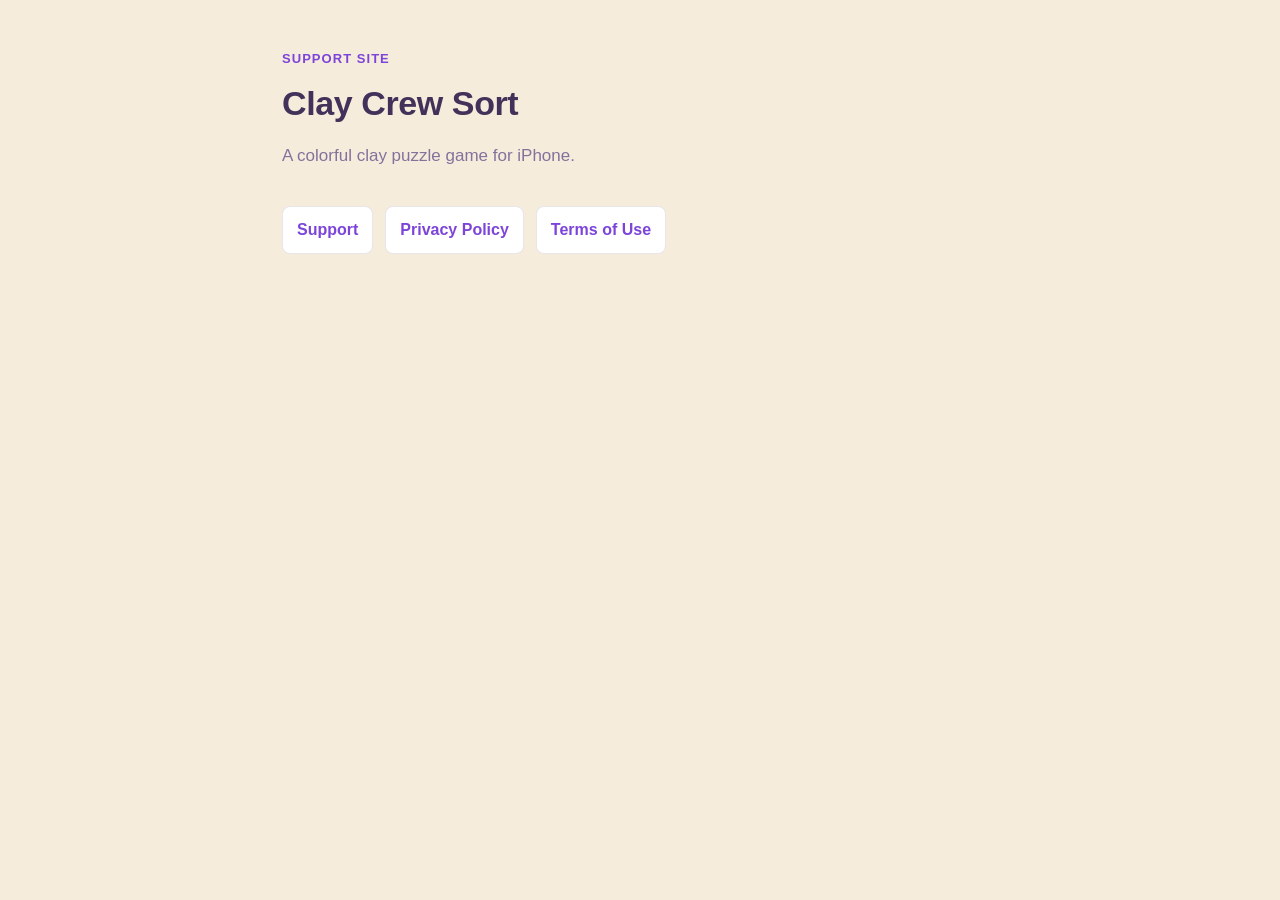
<file: index.html>
<!doctype html>
<html lang="en">
<head>
  <meta charset="utf-8">
  <meta name="viewport" content="width=device-width, initial-scale=1">
  <title>Clay Crew Sort</title>
  <link rel="stylesheet" href="styles.css">
</head>
<body>
  <main class="wrap">
    <header>
      <p class="eyebrow">Support Site</p>
      <h1>Clay Crew Sort</h1>
      <p class="lead">A colorful clay puzzle game for iPhone.</p>
    </header>

    <nav class="links" aria-label="Site links">
      <a href="support.html">Support</a>
      <a href="privacy.html">Privacy Policy</a>
      <a href="terms.html">Terms of Use</a>
    </nav>
  </main>
</body>
</html>
</file>
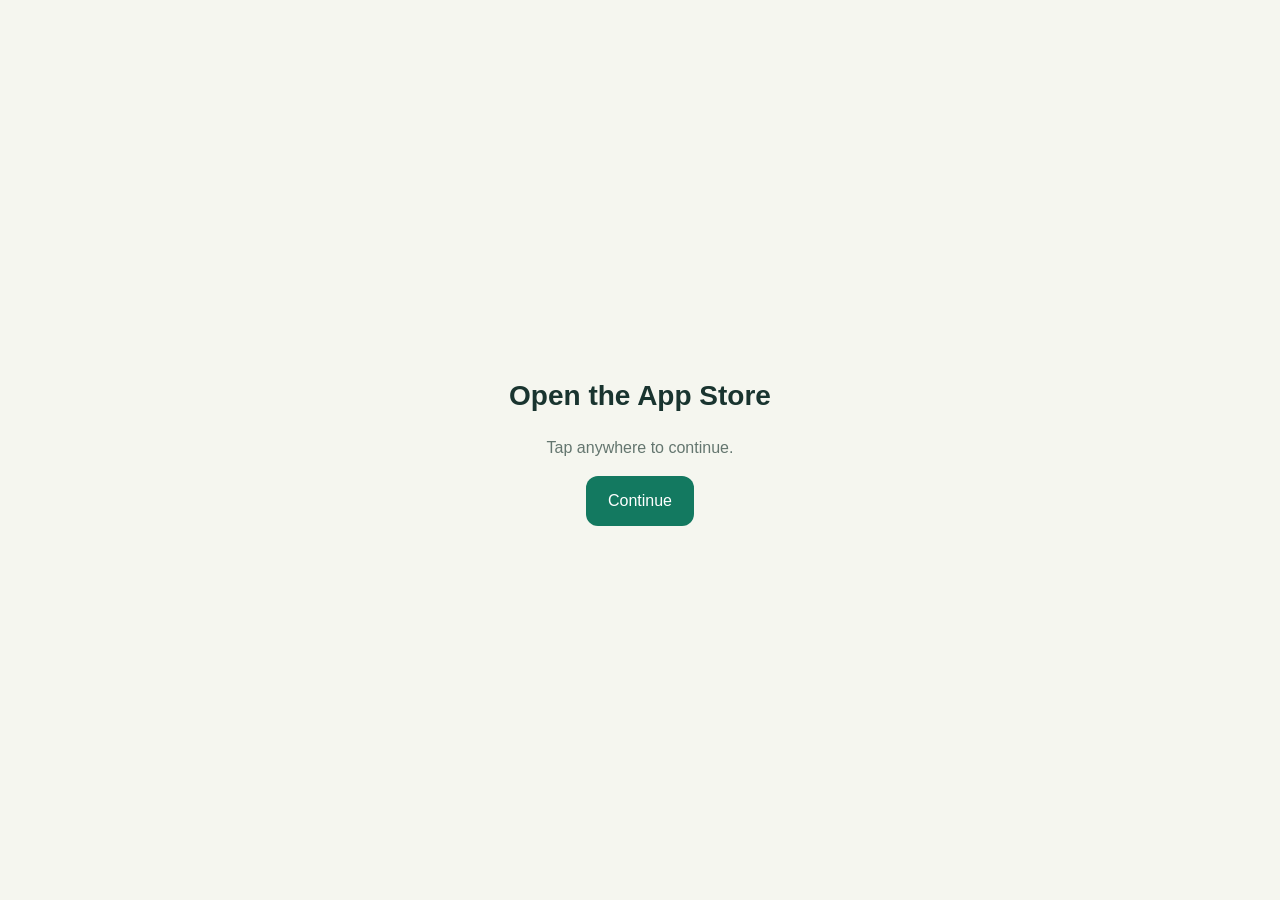
<file: busjam-app/index.html>
<!doctype html>
<html lang="en">
<head>
  <meta charset="utf-8">
  <meta name="viewport" content="width=device-width, initial-scale=1">
  <meta name="robots" content="noindex">
  <title>Open the App Store</title>
  <style>
    * { box-sizing: border-box; }
    body { margin: 0; background: #f5f6ef; color: #19342f; font: 16px/1.6 -apple-system, BlinkMacSystemFont, "Segoe UI", sans-serif; }
    .page { display: grid; place-items: center; min-height: 100vh; min-height: 100dvh; padding: 24px; color: inherit; text-decoration: none; cursor: pointer; }
    .page:focus-visible { outline: 3px solid #137960; outline-offset: -6px; }
    main { max-width: 440px; text-align: center; }
    h1 { font-size: 28px; margin: 0 0 12px; }
    p { color: #64766f; }
    .button { display: inline-block; padding: 12px 22px; border-radius: 12px; background: #137960; color: white; }
  </style>
</head>
<body>
  <a class="page" href="https://apps.apple.com/app/id6814166750" aria-label="Open in the App Store">
    <main>
      <h1>Open the App Store</h1>
      <p>Tap anywhere to continue.</p>
      <span class="button">Continue</span>
    </main>
  </a>
</body>
</html>
</file>
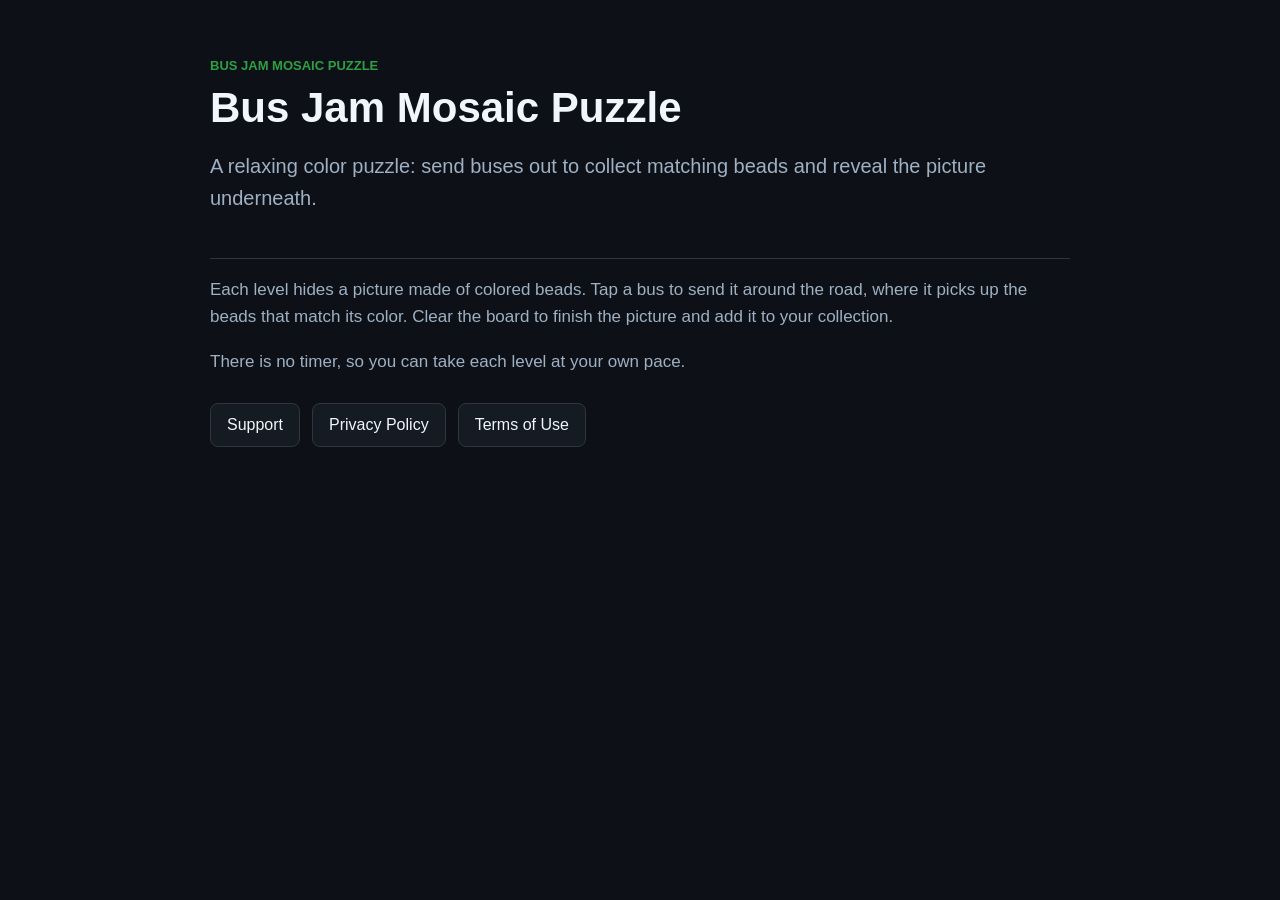
<file: busjam/index.html>
<!doctype html>
<html lang="en">
<head>
  <meta charset="utf-8">
  <meta name="viewport" content="width=device-width, initial-scale=1">
  <title>Bus Jam Mosaic Puzzle</title>
  <link rel="stylesheet" href="styles.css">
</head>
<body>
  <main class="wrap">
    <header>
      <p class="eyebrow">Bus Jam Mosaic Puzzle</p>
      <h1>Bus Jam Mosaic Puzzle</h1>
      <p class="lead">A relaxing color puzzle: send buses out to collect matching beads and reveal the picture underneath.</p>
    </header>

    <section>
      <p>Each level hides a picture made of colored beads. Tap a bus to send it around the road, where it picks up the beads that match its color. Clear the board to finish the picture and add it to your collection.</p>
      <p>There is no timer, so you can take each level at your own pace.</p>
    </section>

    <nav class="links" aria-label="Site links">
      <a href="support.html">Support</a>
      <a href="privacy.html">Privacy Policy</a>
      <a href="terms.html">Terms of Use</a>
    </nav>
  </main>
</body>
</html>
</file>
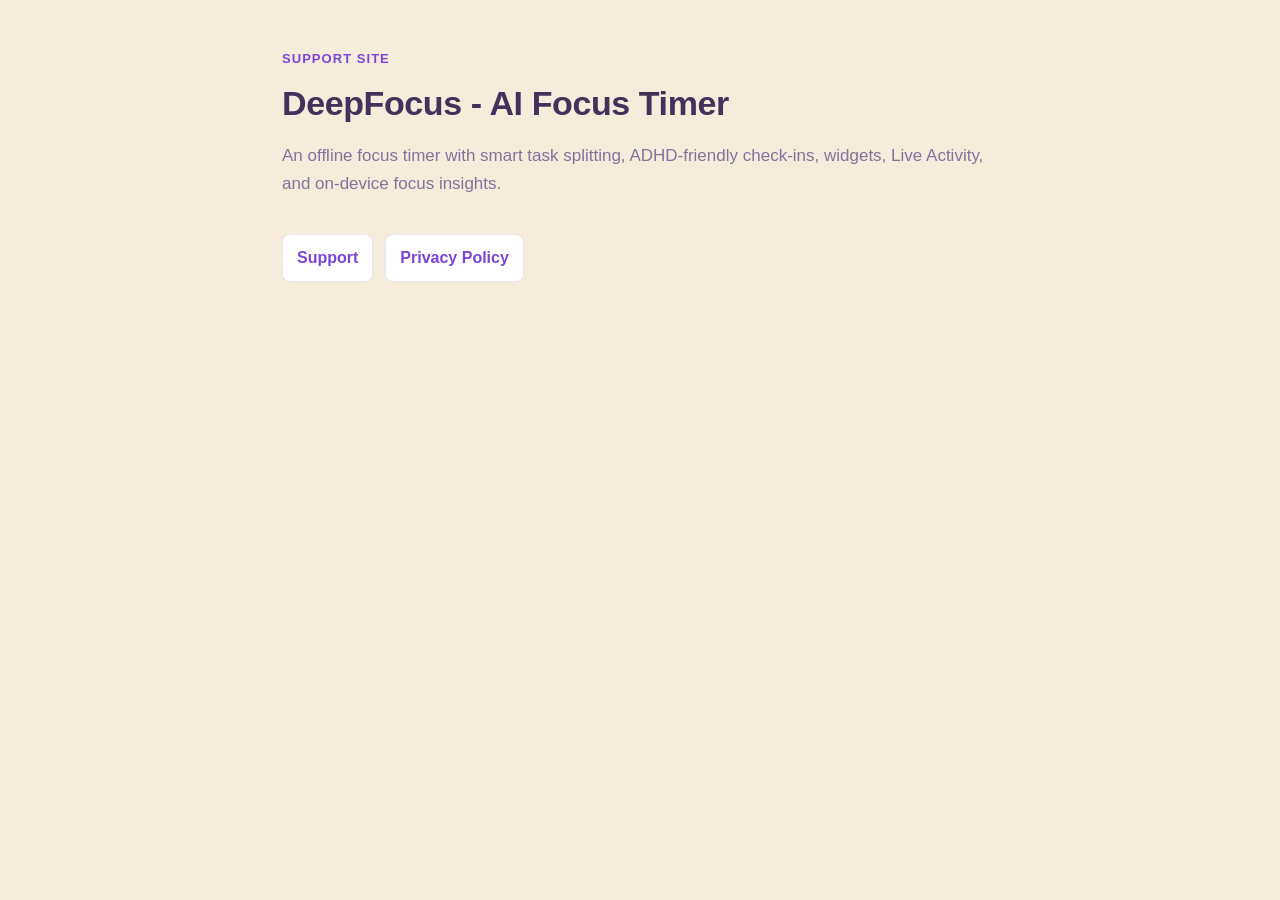
<file: deepfocus/index.html>
<!doctype html>
<html lang="en">
<head>
  <meta charset="utf-8">
  <meta name="viewport" content="width=device-width, initial-scale=1">
  <title>DeepFocus - AI Focus Timer</title>
  <link rel="stylesheet" href="../styles.css">
</head>
<body>
  <main class="wrap">
    <header>
      <p class="eyebrow">Support Site</p>
      <h1>DeepFocus - AI Focus Timer</h1>
      <p class="lead">An offline focus timer with smart task splitting, ADHD-friendly check-ins, widgets, Live Activity, and on-device focus insights.</p>
    </header>

    <nav class="links" aria-label="Site links">
      <a href="support.html">Support</a>
      <a href="privacy.html">Privacy Policy</a>
    </nav>
  </main>
</body>
</html>
</file>
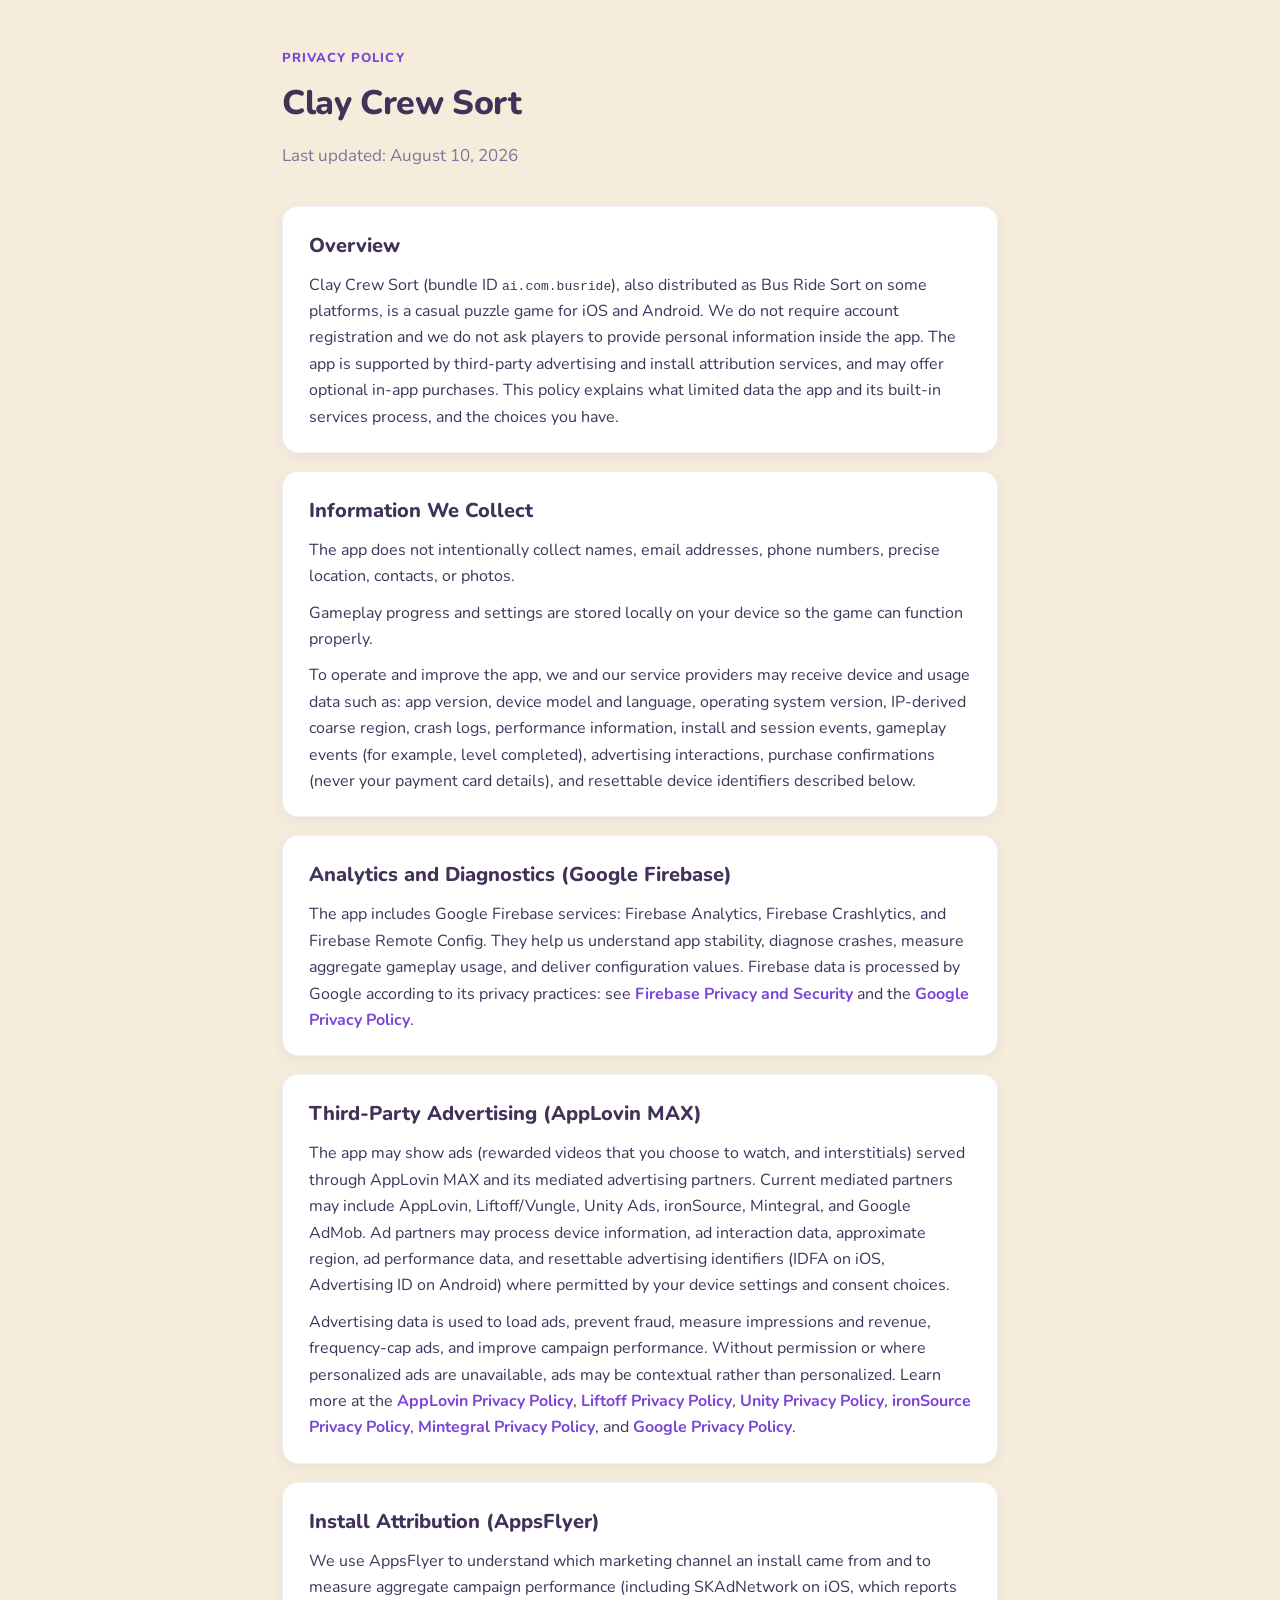
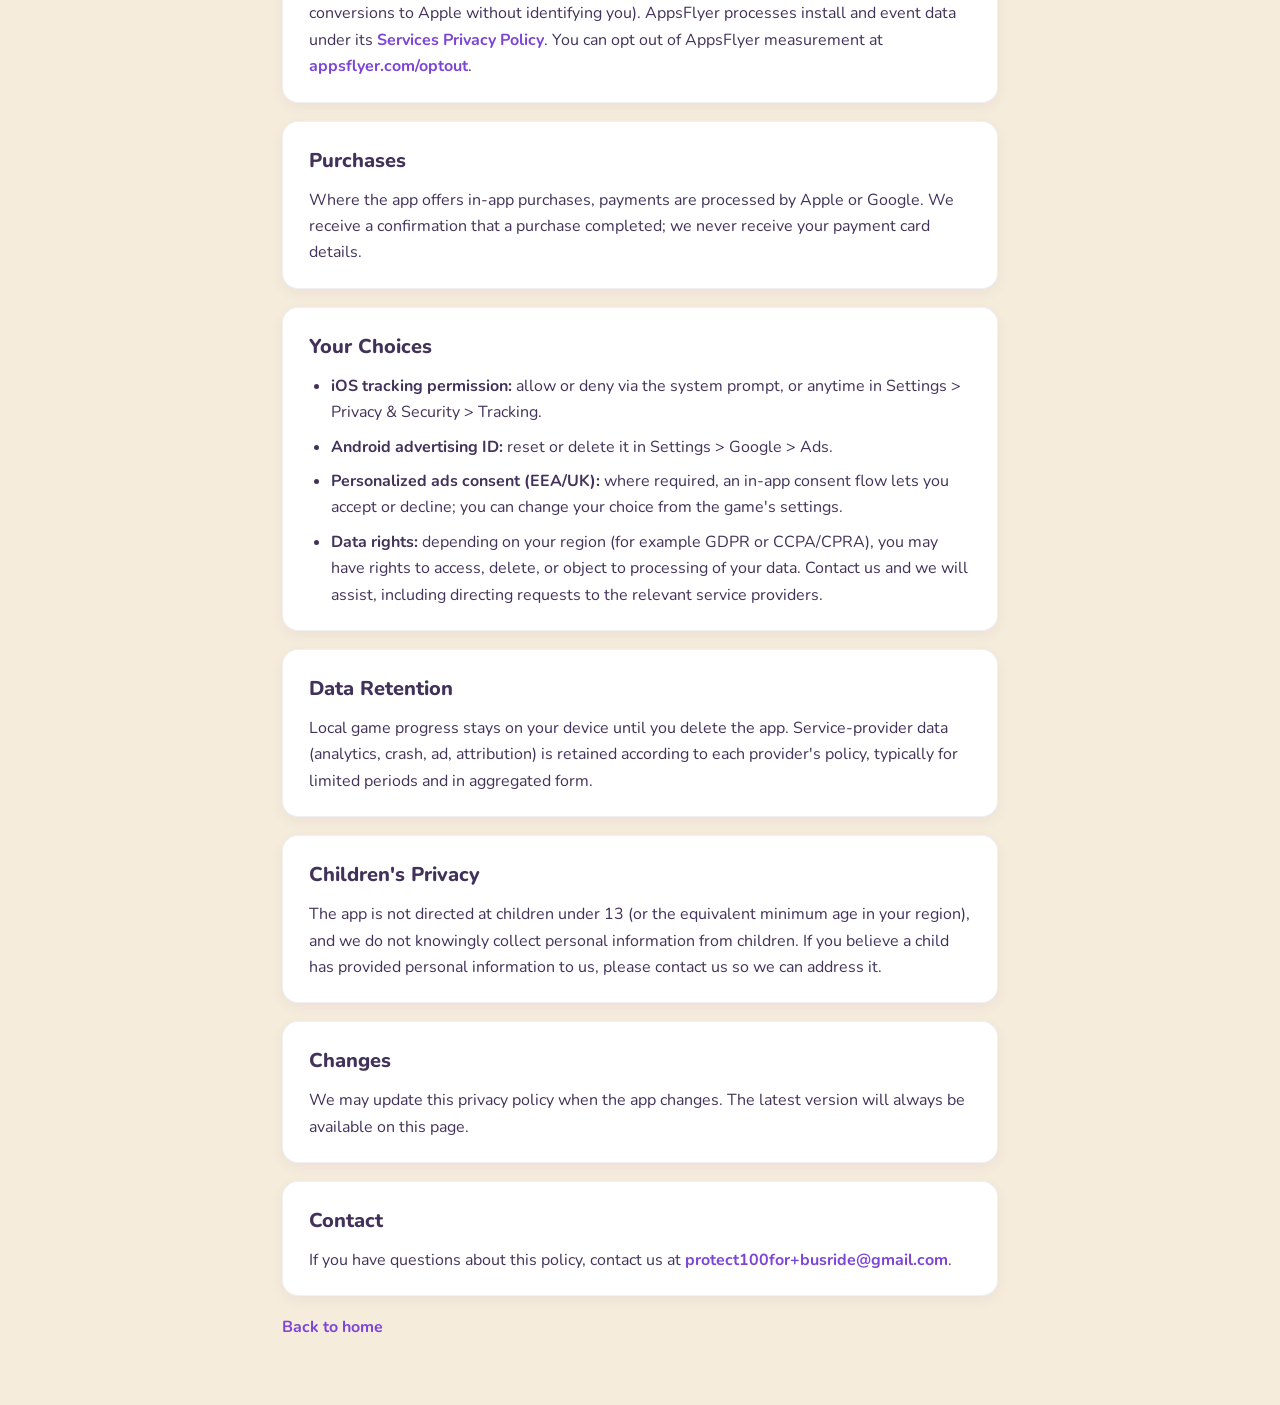
<file: privacy.html>
<!doctype html>
<html lang="en">
<head>
  <meta charset="utf-8">
  <meta name="viewport" content="width=device-width, initial-scale=1">
  <title>Privacy Policy - Clay Crew Sort</title>
  <link rel="preconnect" href="https://fonts.googleapis.com">
  <link rel="preconnect" href="https://fonts.gstatic.com" crossorigin>
  <link href="https://fonts.googleapis.com/css2?family=Nunito:wght@400;700;800&amp;display=swap" rel="stylesheet">
  <link rel="stylesheet" href="styles.css">
</head>
<body>
  <main class="wrap">
    <header>
      <p class="eyebrow">Privacy Policy</p>
      <h1>Clay Crew Sort</h1>
      <p class="lead">Last updated: August 10, 2026</p>
    </header>

    <section>
      <h2>Overview</h2>
      <p>Clay Crew Sort (bundle ID <code>ai.com.busride</code>), also distributed as Bus Ride Sort on some platforms, is a casual puzzle game for iOS and Android. We do not require account registration and we do not ask players to provide personal information inside the app. The app is supported by third-party advertising and install attribution services, and may offer optional in-app purchases. This policy explains what limited data the app and its built-in services process, and the choices you have.</p>
    </section>

    <section>
      <h2>Information We Collect</h2>
      <p>The app does not intentionally collect names, email addresses, phone numbers, precise location, contacts, or photos.</p>
      <p>Gameplay progress and settings are stored locally on your device so the game can function properly.</p>
      <p>To operate and improve the app, we and our service providers may receive device and usage data such as: app version, device model and language, operating system version, IP-derived coarse region, crash logs, performance information, install and session events, gameplay events (for example, level completed), advertising interactions, purchase confirmations (never your payment card details), and resettable device identifiers described below.</p>
    </section>

    <section>
      <h2>Analytics and Diagnostics (Google Firebase)</h2>
      <p>The app includes Google Firebase services: Firebase Analytics, Firebase Crashlytics, and Firebase Remote Config. They help us understand app stability, diagnose crashes, measure aggregate gameplay usage, and deliver configuration values. Firebase data is processed by Google according to its privacy practices: see <a href="https://firebase.google.com/support/privacy">Firebase Privacy and Security</a> and the <a href="https://policies.google.com/privacy">Google Privacy Policy</a>.</p>
    </section>

    <section>
      <h2>Third-Party Advertising (AppLovin MAX)</h2>
      <p>The app may show ads (rewarded videos that you choose to watch, and interstitials) served through AppLovin MAX and its mediated advertising partners. Current mediated partners may include AppLovin, Liftoff/Vungle, Unity Ads, ironSource, Mintegral, and Google AdMob. Ad partners may process device information, ad interaction data, approximate region, ad performance data, and resettable advertising identifiers (IDFA on iOS, Advertising ID on Android) where permitted by your device settings and consent choices.</p>
      <p>Advertising data is used to load ads, prevent fraud, measure impressions and revenue, frequency-cap ads, and improve campaign performance. Without permission or where personalized ads are unavailable, ads may be contextual rather than personalized. Learn more at the <a href="https://www.applovin.com/privacy/">AppLovin Privacy Policy</a>, <a href="https://www.liftoff.io/privacy-policy/">Liftoff Privacy Policy</a>, <a href="https://unity.com/legal/privacy-policy">Unity Privacy Policy</a>, <a href="https://www.is.com/privacy-policy/">ironSource Privacy Policy</a>, <a href="https://www.mintegral.com/en/privacy/">Mintegral Privacy Policy</a>, and <a href="https://policies.google.com/privacy">Google Privacy Policy</a>.</p>
    </section>

    <section>
      <h2>Install Attribution (AppsFlyer)</h2>
      <p>We use AppsFlyer to understand which marketing channel an install came from and to measure aggregate campaign performance (including SKAdNetwork on iOS, which reports conversions to Apple without identifying you). AppsFlyer processes install and event data under its <a href="https://www.appsflyer.com/legal/services-privacy-policy/">Services Privacy Policy</a>. You can opt out of AppsFlyer measurement at <a href="https://www.appsflyer.com/optout">appsflyer.com/optout</a>.</p>
    </section>

    <section>
      <h2>Purchases</h2>
      <p>Where the app offers in-app purchases, payments are processed by Apple or Google. We receive a confirmation that a purchase completed; we never receive your payment card details.</p>
    </section>

    <section>
      <h2>Your Choices</h2>
      <ul>
        <li><strong>iOS tracking permission:</strong> allow or deny via the system prompt, or anytime in Settings &gt; Privacy &amp; Security &gt; Tracking.</li>
        <li><strong>Android advertising ID:</strong> reset or delete it in Settings &gt; Google &gt; Ads.</li>
        <li><strong>Personalized ads consent (EEA/UK):</strong> where required, an in-app consent flow lets you accept or decline; you can change your choice from the game's settings.</li>
        <li><strong>Data rights:</strong> depending on your region (for example GDPR or CCPA/CPRA), you may have rights to access, delete, or object to processing of your data. Contact us and we will assist, including directing requests to the relevant service providers.</li>
      </ul>
    </section>

    <section>
      <h2>Data Retention</h2>
      <p>Local game progress stays on your device until you delete the app. Service-provider data (analytics, crash, ad, attribution) is retained according to each provider's policy, typically for limited periods and in aggregated form.</p>
    </section>

    <section>
      <h2>Children's Privacy</h2>
      <p>The app is not directed at children under 13 (or the equivalent minimum age in your region), and we do not knowingly collect personal information from children. If you believe a child has provided personal information to us, please contact us so we can address it.</p>
    </section>

    <section>
      <h2>Changes</h2>
      <p>We may update this privacy policy when the app changes. The latest version will always be available on this page.</p>
    </section>

    <section>
      <h2>Contact</h2>
      <p>If you have questions about this policy, contact us at <a href="mailto:protect100for+busride@gmail.com">protect100for+busride@gmail.com</a>.</p>
    </section>

    <p><a href="index.html">Back to home</a></p>
  </main>
</body>
</html>
</file>
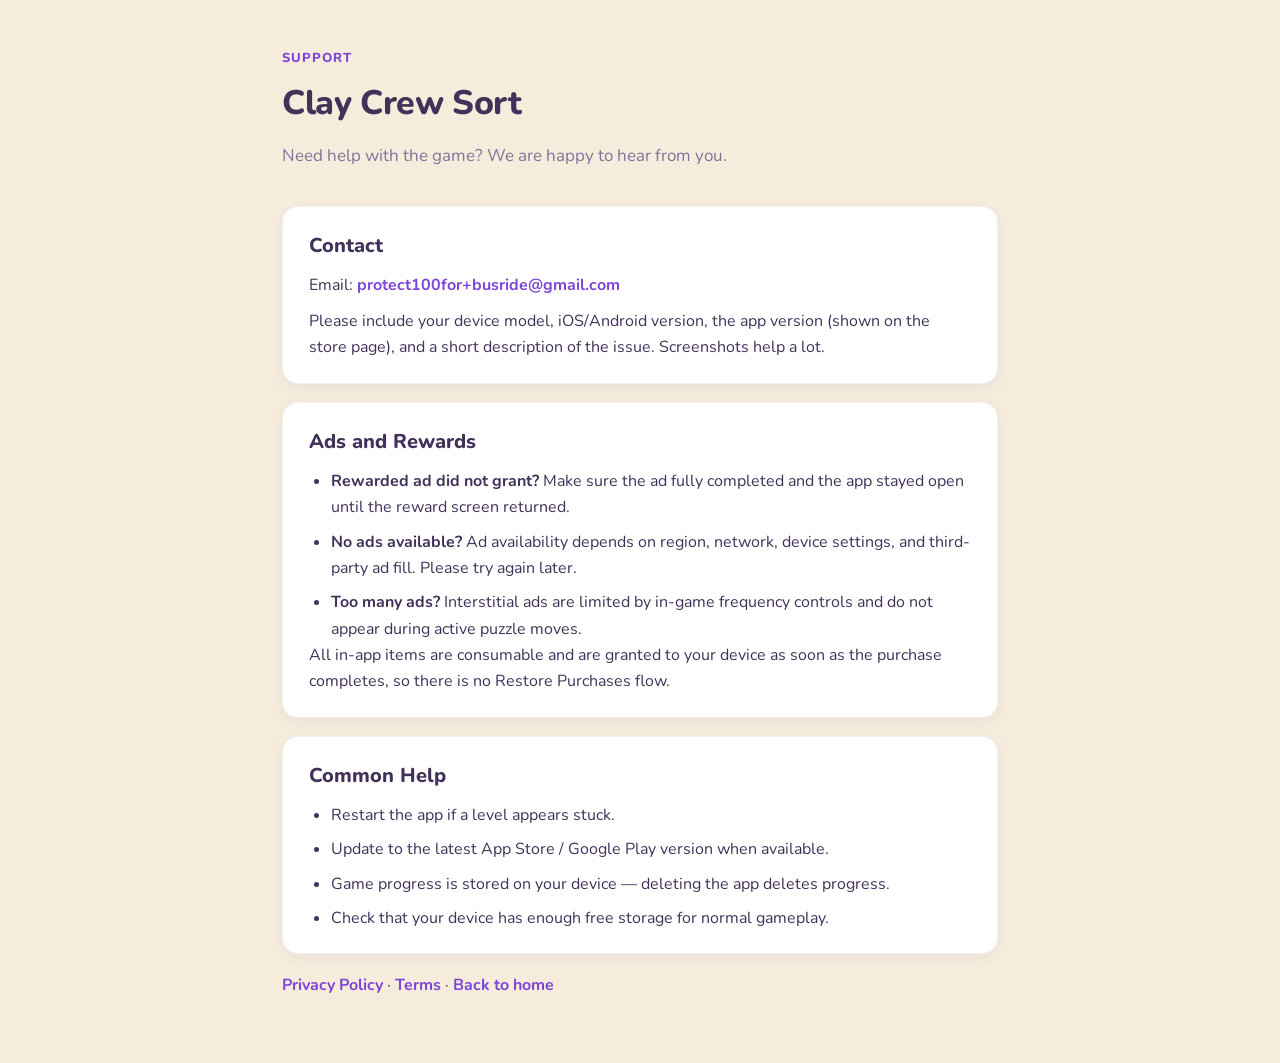
<file: support.html>
<!doctype html>
<html lang="en">
<head>
  <meta charset="utf-8">
  <meta name="viewport" content="width=device-width, initial-scale=1">
  <title>Support - Clay Crew Sort</title>
  <link rel="preconnect" href="https://fonts.googleapis.com">
  <link rel="preconnect" href="https://fonts.gstatic.com" crossorigin>
  <link href="https://fonts.googleapis.com/css2?family=Nunito:wght@400;700;800&amp;display=swap" rel="stylesheet">
  <link rel="stylesheet" href="styles.css">
</head>
<body>
  <main class="wrap">
    <header>
      <p class="eyebrow">Support</p>
      <h1>Clay Crew Sort</h1>
      <p class="lead">Need help with the game? We are happy to hear from you.</p>
    </header>

    <section>
      <h2>Contact</h2>
      <p>Email: <a href="mailto:protect100for+busride@gmail.com">protect100for+busride@gmail.com</a></p>
      <p>Please include your device model, iOS/Android version, the app version (shown on the store page), and a short description of the issue. Screenshots help a lot.</p>
    </section>

    <section>
      <h2>Ads and Rewards</h2>
      <ul>
        <li><strong>Rewarded ad did not grant?</strong> Make sure the ad fully completed and the app stayed open until the reward screen returned.</li>
        <li><strong>No ads available?</strong> Ad availability depends on region, network, device settings, and third-party ad fill. Please try again later.</li>
        <li><strong>Too many ads?</strong> Interstitial ads are limited by in-game frequency controls and do not appear during active puzzle moves.</li>
      </ul>
      <p>All in-app items are consumable and are granted to your device as soon as the purchase completes, so there is no Restore Purchases flow.</p>
    </section>

    <section>
      <h2>Common Help</h2>
      <ul>
        <li>Restart the app if a level appears stuck.</li>
        <li>Update to the latest App Store / Google Play version when available.</li>
        <li>Game progress is stored on your device — deleting the app deletes progress.</li>
        <li>Check that your device has enough free storage for normal gameplay.</li>
      </ul>
    </section>

    <p><a href="privacy.html">Privacy Policy</a> · <a href="terms.html">Terms</a> · <a href="index.html">Back to home</a></p>
  </main>
</body>
</html>
</file>
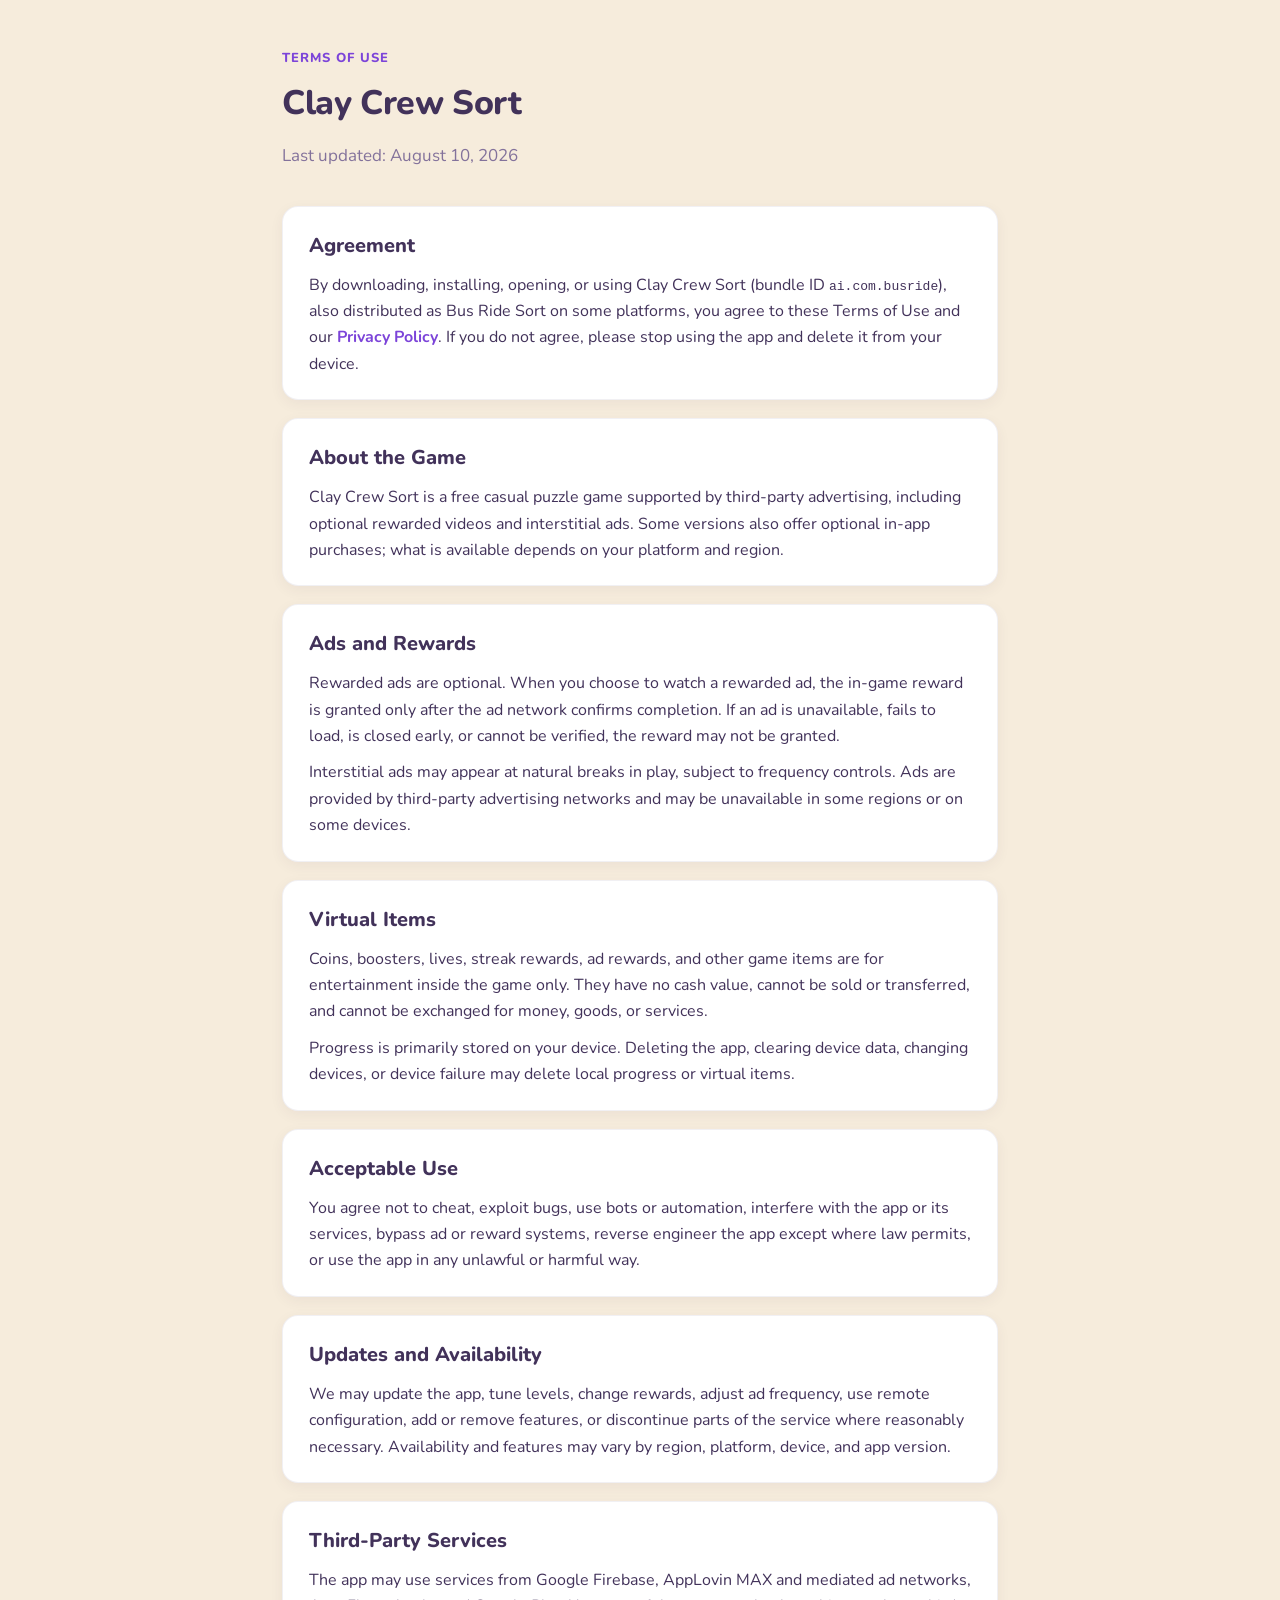
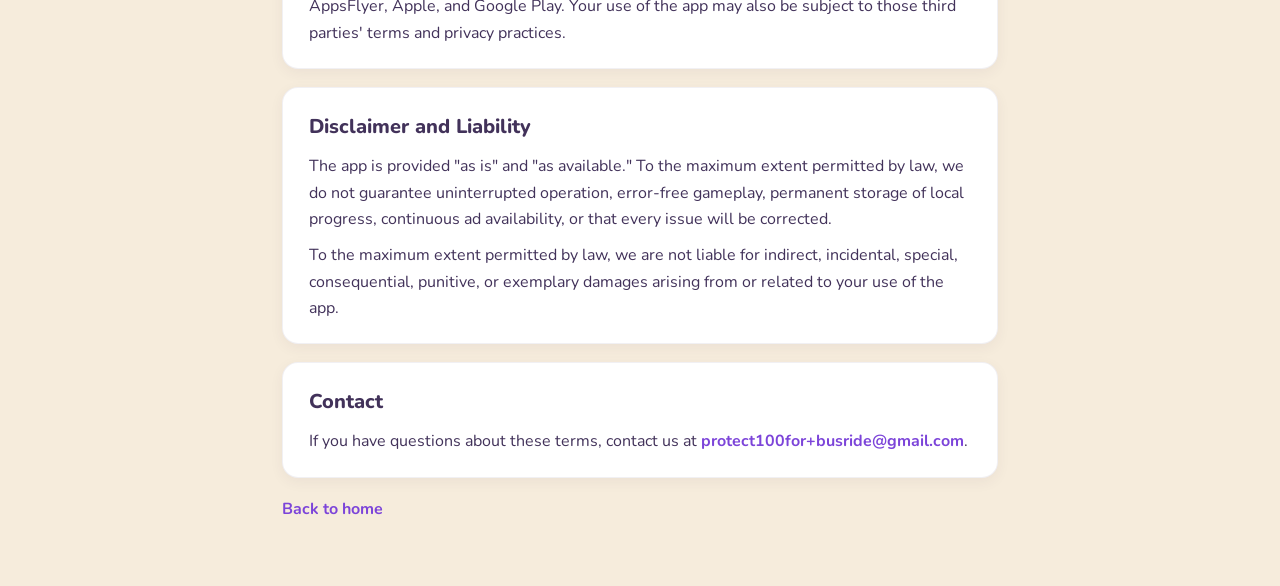
<file: terms.html>
<!doctype html>
<html lang="en">
<head>
  <meta charset="utf-8">
  <meta name="viewport" content="width=device-width, initial-scale=1">
  <title>Terms of Use - Clay Crew Sort</title>
  <link rel="preconnect" href="https://fonts.googleapis.com">
  <link rel="preconnect" href="https://fonts.gstatic.com" crossorigin>
  <link href="https://fonts.googleapis.com/css2?family=Nunito:wght@400;700;800&amp;display=swap" rel="stylesheet">
  <link rel="stylesheet" href="styles.css">
</head>
<body>
  <main class="wrap">
    <header>
      <p class="eyebrow">Terms of Use</p>
      <h1>Clay Crew Sort</h1>
      <p class="lead">Last updated: August 10, 2026</p>
    </header>

    <section>
      <h2>Agreement</h2>
      <p>By downloading, installing, opening, or using Clay Crew Sort (bundle ID <code>ai.com.busride</code>), also distributed as Bus Ride Sort on some platforms, you agree to these Terms of Use and our <a href="privacy.html">Privacy Policy</a>. If you do not agree, please stop using the app and delete it from your device.</p>
    </section>

    <section>
      <h2>About the Game</h2>
      <p>Clay Crew Sort is a free casual puzzle game supported by third-party advertising, including optional rewarded videos and interstitial ads. Some versions also offer optional in-app purchases; what is available depends on your platform and region.</p>
    </section>

    <section>
      <h2>Ads and Rewards</h2>
      <p>Rewarded ads are optional. When you choose to watch a rewarded ad, the in-game reward is granted only after the ad network confirms completion. If an ad is unavailable, fails to load, is closed early, or cannot be verified, the reward may not be granted.</p>
      <p>Interstitial ads may appear at natural breaks in play, subject to frequency controls. Ads are provided by third-party advertising networks and may be unavailable in some regions or on some devices.</p>
    </section>

    <section>
      <h2>Virtual Items</h2>
      <p>Coins, boosters, lives, streak rewards, ad rewards, and other game items are for entertainment inside the game only. They have no cash value, cannot be sold or transferred, and cannot be exchanged for money, goods, or services.</p>
      <p>Progress is primarily stored on your device. Deleting the app, clearing device data, changing devices, or device failure may delete local progress or virtual items.</p>
    </section>

    <section>
      <h2>Acceptable Use</h2>
      <p>You agree not to cheat, exploit bugs, use bots or automation, interfere with the app or its services, bypass ad or reward systems, reverse engineer the app except where law permits, or use the app in any unlawful or harmful way.</p>
    </section>

    <section>
      <h2>Updates and Availability</h2>
      <p>We may update the app, tune levels, change rewards, adjust ad frequency, use remote configuration, add or remove features, or discontinue parts of the service where reasonably necessary. Availability and features may vary by region, platform, device, and app version.</p>
    </section>

    <section>
      <h2>Third-Party Services</h2>
      <p>The app may use services from Google Firebase, AppLovin MAX and mediated ad networks, AppsFlyer, Apple, and Google Play. Your use of the app may also be subject to those third parties' terms and privacy practices.</p>
    </section>

    <section>
      <h2>Disclaimer and Liability</h2>
      <p>The app is provided "as is" and "as available." To the maximum extent permitted by law, we do not guarantee uninterrupted operation, error-free gameplay, permanent storage of local progress, continuous ad availability, or that every issue will be corrected.</p>
      <p>To the maximum extent permitted by law, we are not liable for indirect, incidental, special, consequential, punitive, or exemplary damages arising from or related to your use of the app.</p>
    </section>

    <section>
      <h2>Contact</h2>
      <p>If you have questions about these terms, contact us at <a href="mailto:protect100for+busride@gmail.com">protect100for+busride@gmail.com</a>.</p>
    </section>

    <p><a href="index.html">Back to home</a></p>
  </main>
</body>
</html>
</file>
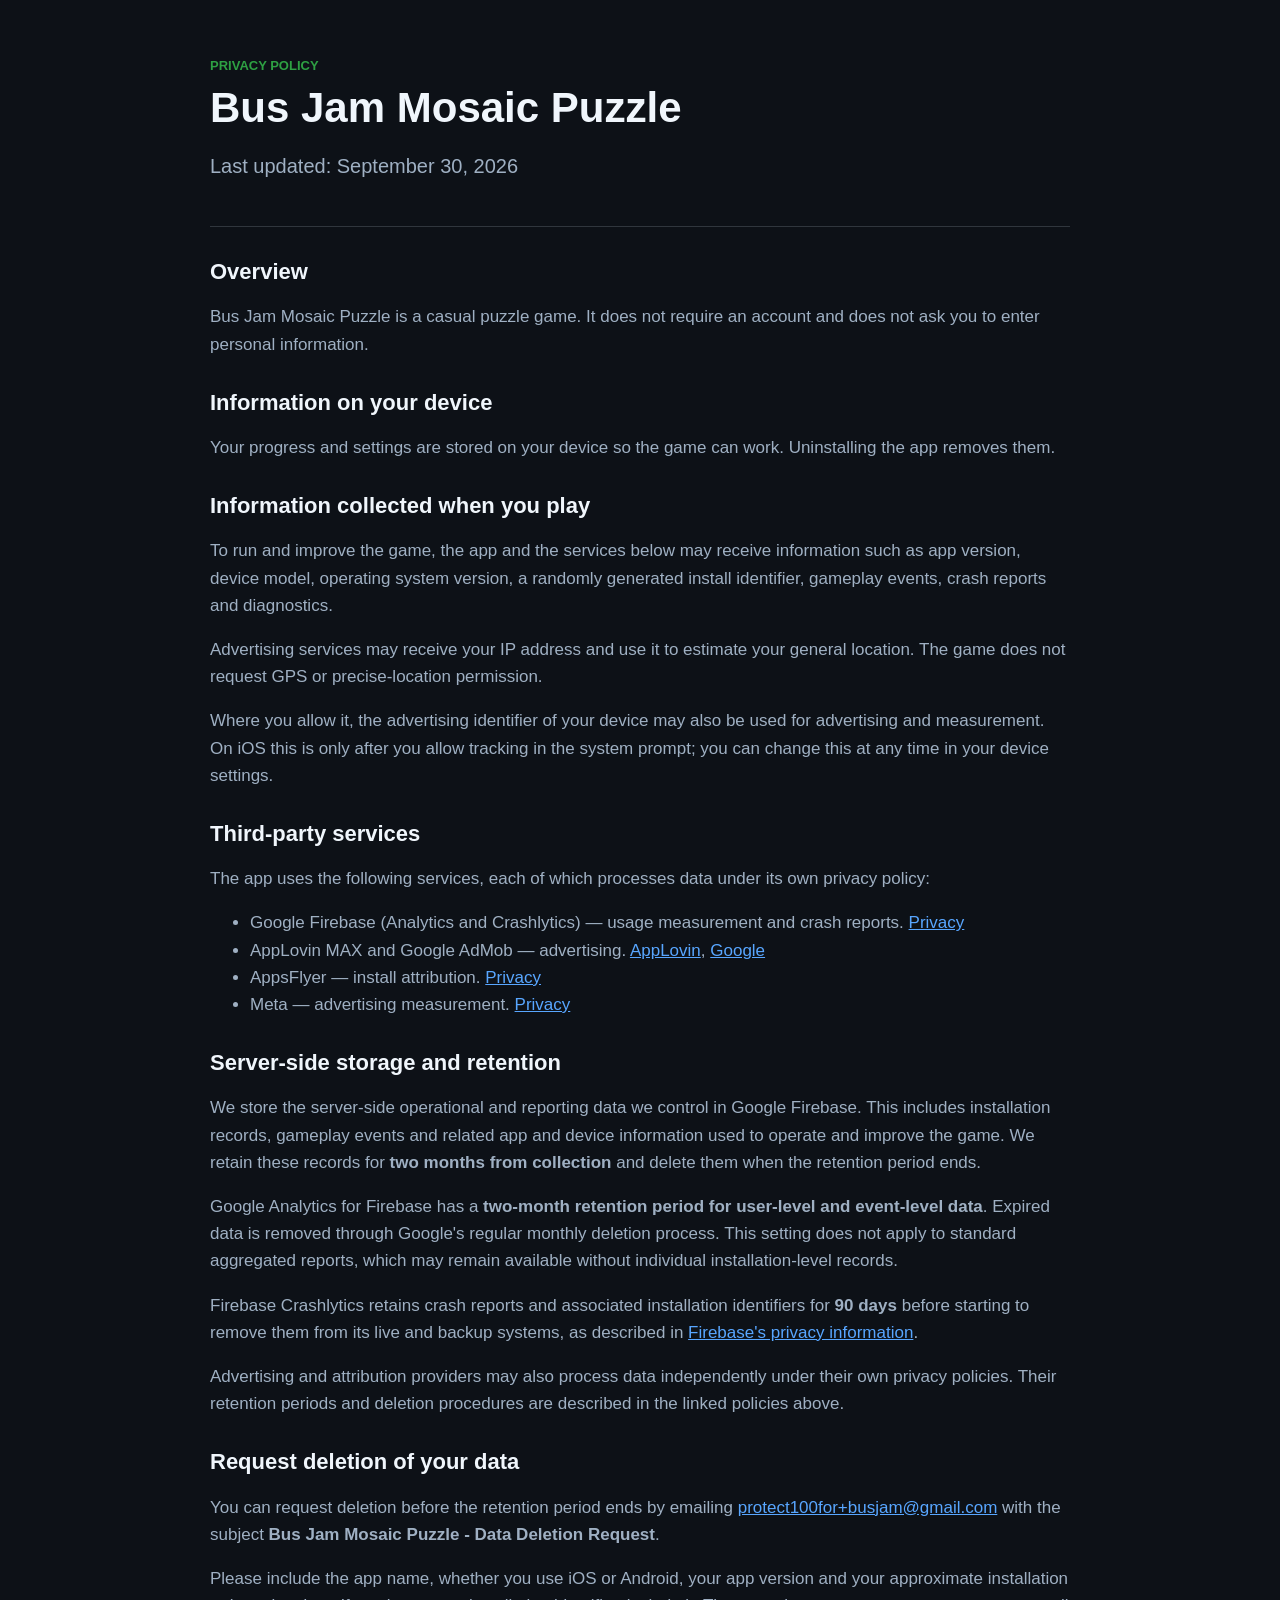
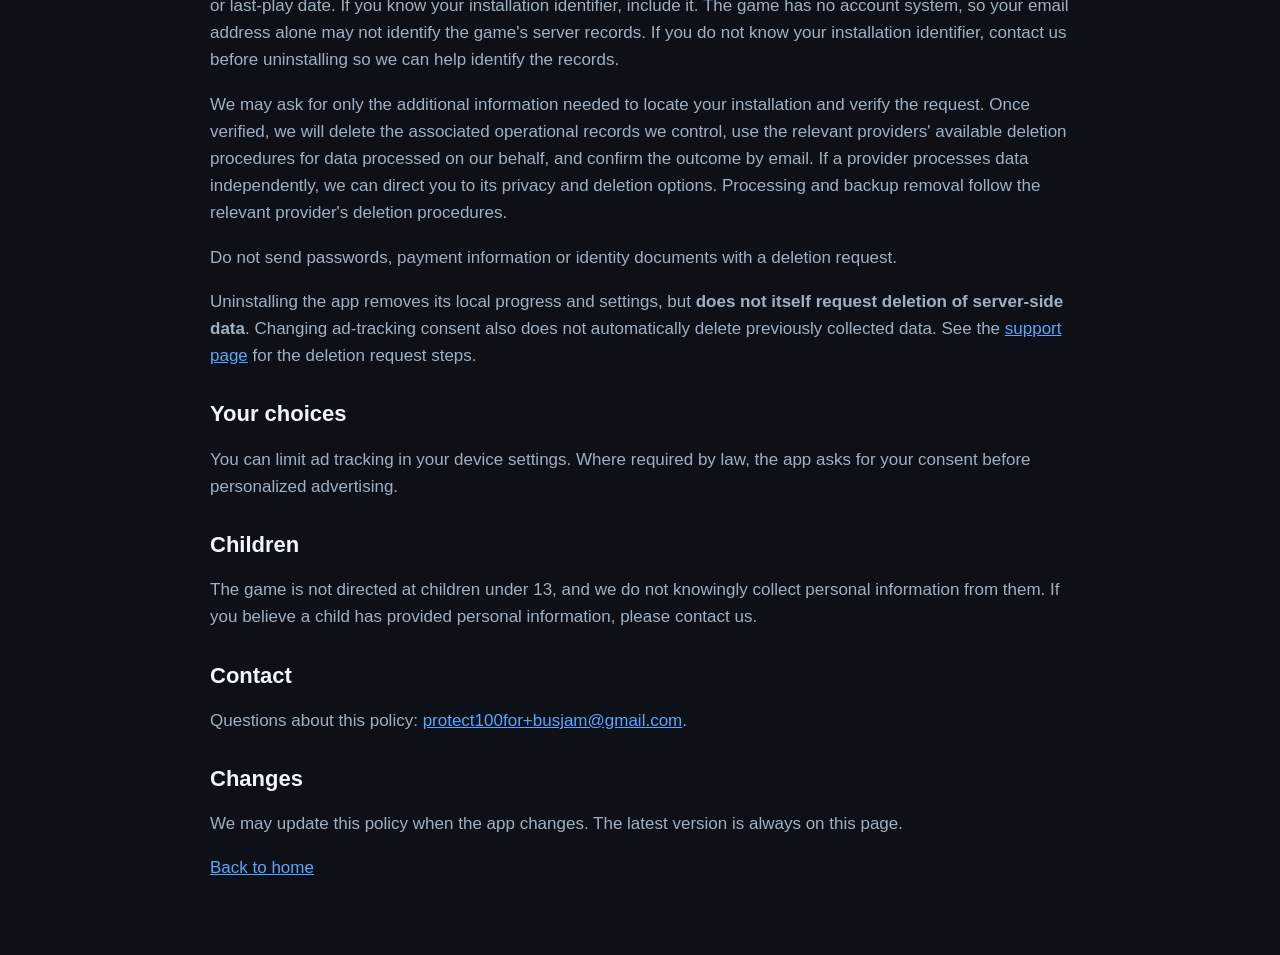
<file: busjam/privacy.html>
<!doctype html>
<html lang="en">
<head>
  <meta charset="utf-8">
  <meta name="viewport" content="width=device-width, initial-scale=1">
  <title>Privacy Policy - Bus Jam Mosaic Puzzle</title>
  <link rel="stylesheet" href="styles.css">
</head>
<body>
  <main class="wrap">
    <header>
      <p class="eyebrow">Privacy Policy</p>
      <h1>Bus Jam Mosaic Puzzle</h1>
      <p class="lead">Last updated: September 30, 2026</p>
    </header>

    <section>
      <h2>Overview</h2>
      <p>Bus Jam Mosaic Puzzle is a casual puzzle game. It does not require an account and does not ask you to enter personal information.</p>
    </section>

    <section>
      <h2>Information on your device</h2>
      <p>Your progress and settings are stored on your device so the game can work. Uninstalling the app removes them.</p>
    </section>

    <section>
      <h2>Information collected when you play</h2>
      <p>To run and improve the game, the app and the services below may receive information such as app version, device model, operating system version, a randomly generated install identifier, gameplay events, crash reports and diagnostics.</p>
      <p>Advertising services may receive your IP address and use it to estimate your general location. The game does not request GPS or precise-location permission.</p>
      <p>Where you allow it, the advertising identifier of your device may also be used for advertising and measurement. On iOS this is only after you allow tracking in the system prompt; you can change this at any time in your device settings.</p>
    </section>

    <section>
      <h2>Third-party services</h2>
      <p>The app uses the following services, each of which processes data under its own privacy policy:</p>
      <ul>
        <li>Google Firebase (Analytics and Crashlytics) &mdash; usage measurement and crash reports. <a href="https://firebase.google.com/support/privacy">Privacy</a></li>
        <li>AppLovin MAX and Google AdMob &mdash; advertising. <a href="https://www.applovin.com/privacy/">AppLovin</a>, <a href="https://policies.google.com/privacy">Google</a></li>
        <li>AppsFlyer &mdash; install attribution. <a href="https://www.appsflyer.com/legal/privacy-policy/">Privacy</a></li>
        <li>Meta &mdash; advertising measurement. <a href="https://www.facebook.com/privacy/policy/">Privacy</a></li>
      </ul>
    </section>

    <section>
      <h2>Server-side storage and retention</h2>
      <p>We store the server-side operational and reporting data we control in Google Firebase. This includes installation records, gameplay events and related app and device information used to operate and improve the game. We retain these records for <strong>two months from collection</strong> and delete them when the retention period ends.</p>
      <p>Google Analytics for Firebase has a <strong>two-month retention period for user-level and event-level data</strong>. Expired data is removed through Google's regular monthly deletion process. This setting does not apply to standard aggregated reports, which may remain available without individual installation-level records.</p>
      <p>Firebase Crashlytics retains crash reports and associated installation identifiers for <strong>90 days</strong> before starting to remove them from its live and backup systems, as described in <a href="https://firebase.google.com/support/privacy">Firebase's privacy information</a>.</p>
      <p>Advertising and attribution providers may also process data independently under their own privacy policies. Their retention periods and deletion procedures are described in the linked policies above.</p>
    </section>

    <section id="delete-data">
      <h2>Request deletion of your data</h2>
      <p>You can request deletion before the retention period ends by emailing <a href="mailto:protect100for+busjam@gmail.com?subject=Bus%20Jam%20Mosaic%20Puzzle%20-%20Data%20Deletion%20Request">protect100for+busjam@gmail.com</a> with the subject <strong>Bus Jam Mosaic Puzzle - Data Deletion Request</strong>.</p>
      <p>Please include the app name, whether you use iOS or Android, your app version and your approximate installation or last-play date. If you know your installation identifier, include it. The game has no account system, so your email address alone may not identify the game's server records. If you do not know your installation identifier, contact us before uninstalling so we can help identify the records.</p>
      <p>We may ask for only the additional information needed to locate your installation and verify the request. Once verified, we will delete the associated operational records we control, use the relevant providers' available deletion procedures for data processed on our behalf, and confirm the outcome by email. If a provider processes data independently, we can direct you to its privacy and deletion options. Processing and backup removal follow the relevant provider's deletion procedures.</p>
      <p>Do not send passwords, payment information or identity documents with a deletion request.</p>
      <p>Uninstalling the app removes its local progress and settings, but <strong>does not itself request deletion of server-side data</strong>. Changing ad-tracking consent also does not automatically delete previously collected data. See the <a href="support.html#delete-data">support page</a> for the deletion request steps.</p>
    </section>

    <section>
      <h2>Your choices</h2>
      <p>You can limit ad tracking in your device settings. Where required by law, the app asks for your consent before personalized advertising.</p>
    </section>

    <section>
      <h2>Children</h2>
      <p>The game is not directed at children under 13, and we do not knowingly collect personal information from them. If you believe a child has provided personal information, please contact us.</p>
    </section>

    <section>
      <h2>Contact</h2>
      <p>Questions about this policy: <a href="mailto:protect100for+busjam@gmail.com">protect100for+busjam@gmail.com</a>.</p>
    </section>

    <section>
      <h2>Changes</h2>
      <p>We may update this policy when the app changes. The latest version is always on this page.</p>
    </section>

    <p><a href="index.html">Back to home</a></p>
  </main>
</body>
</html>
</file>
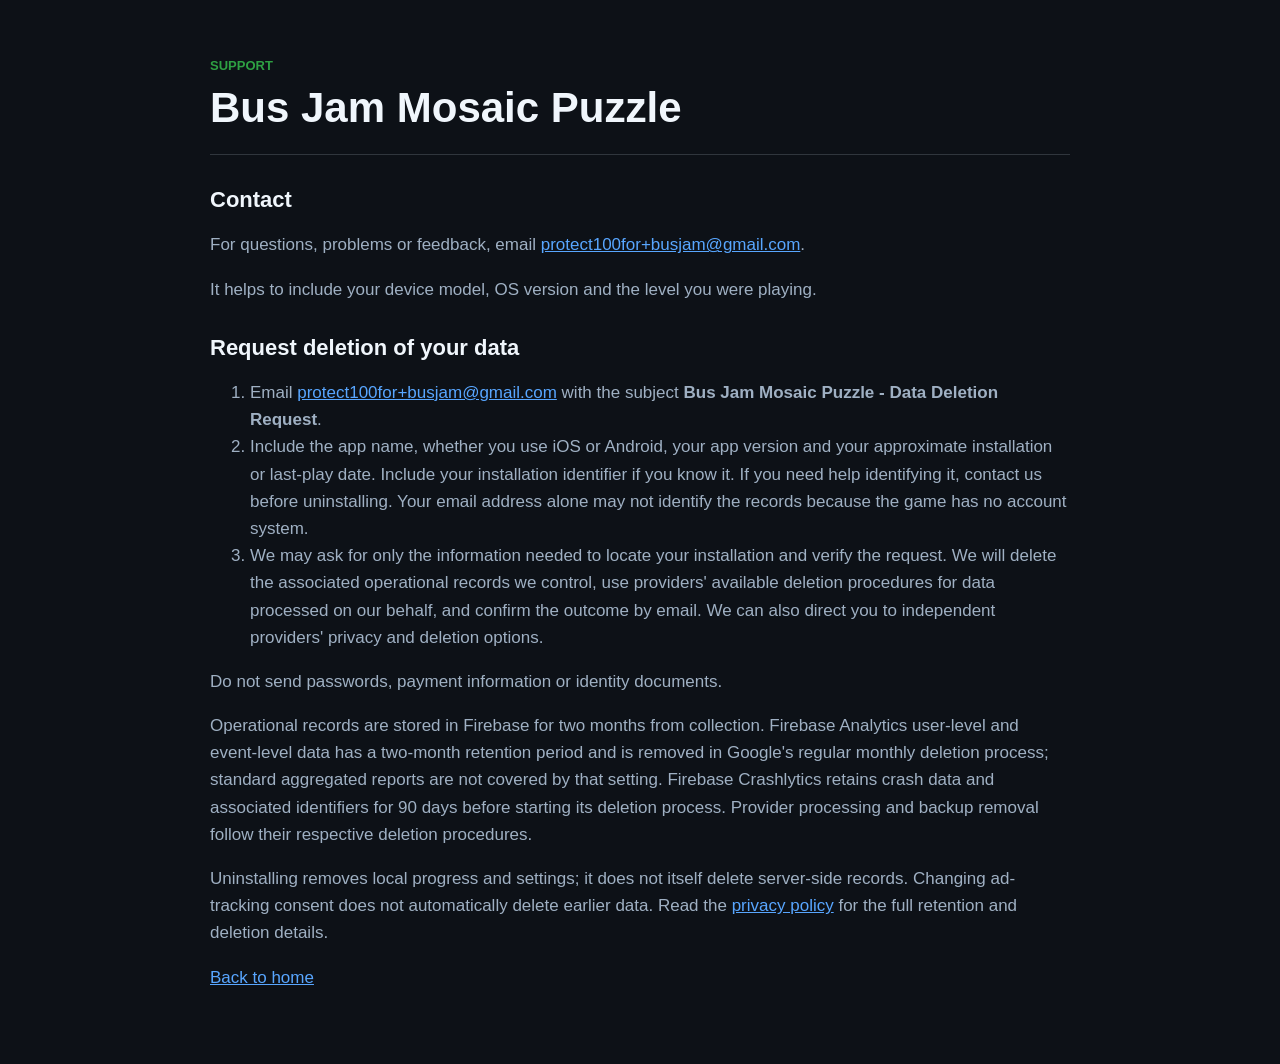
<file: busjam/support.html>
<!doctype html>
<html lang="en">
<head>
  <meta charset="utf-8">
  <meta name="viewport" content="width=device-width, initial-scale=1">
  <title>Support - Bus Jam Mosaic Puzzle</title>
  <link rel="stylesheet" href="styles.css">
</head>
<body>
  <main class="wrap">
    <header>
      <p class="eyebrow">Support</p>
      <h1>Bus Jam Mosaic Puzzle</h1>
    </header>

    <section>
      <h2>Contact</h2>
      <p>For questions, problems or feedback, email <a href="mailto:protect100for+busjam@gmail.com">protect100for+busjam@gmail.com</a>.</p>
      <p>It helps to include your device model, OS version and the level you were playing.</p>
    </section>

    <section id="delete-data">
      <h2>Request deletion of your data</h2>
      <ol>
        <li>Email <a href="mailto:protect100for+busjam@gmail.com?subject=Bus%20Jam%20Mosaic%20Puzzle%20-%20Data%20Deletion%20Request">protect100for+busjam@gmail.com</a> with the subject <strong>Bus Jam Mosaic Puzzle - Data Deletion Request</strong>.</li>
        <li>Include the app name, whether you use iOS or Android, your app version and your approximate installation or last-play date. Include your installation identifier if you know it. If you need help identifying it, contact us before uninstalling. Your email address alone may not identify the records because the game has no account system.</li>
        <li>We may ask for only the information needed to locate your installation and verify the request. We will delete the associated operational records we control, use providers' available deletion procedures for data processed on our behalf, and confirm the outcome by email. We can also direct you to independent providers' privacy and deletion options.</li>
      </ol>
      <p>Do not send passwords, payment information or identity documents.</p>
      <p>Operational records are stored in Firebase for two months from collection. Firebase Analytics user-level and event-level data has a two-month retention period and is removed in Google's regular monthly deletion process; standard aggregated reports are not covered by that setting. Firebase Crashlytics retains crash data and associated identifiers for 90 days before starting its deletion process. Provider processing and backup removal follow their respective deletion procedures.</p>
      <p>Uninstalling removes local progress and settings; it does not itself delete server-side records. Changing ad-tracking consent does not automatically delete earlier data. Read the <a href="privacy.html#delete-data">privacy policy</a> for the full retention and deletion details.</p>
    </section>

    <p><a href="index.html">Back to home</a></p>
  </main>
</body>
</html>
</file>
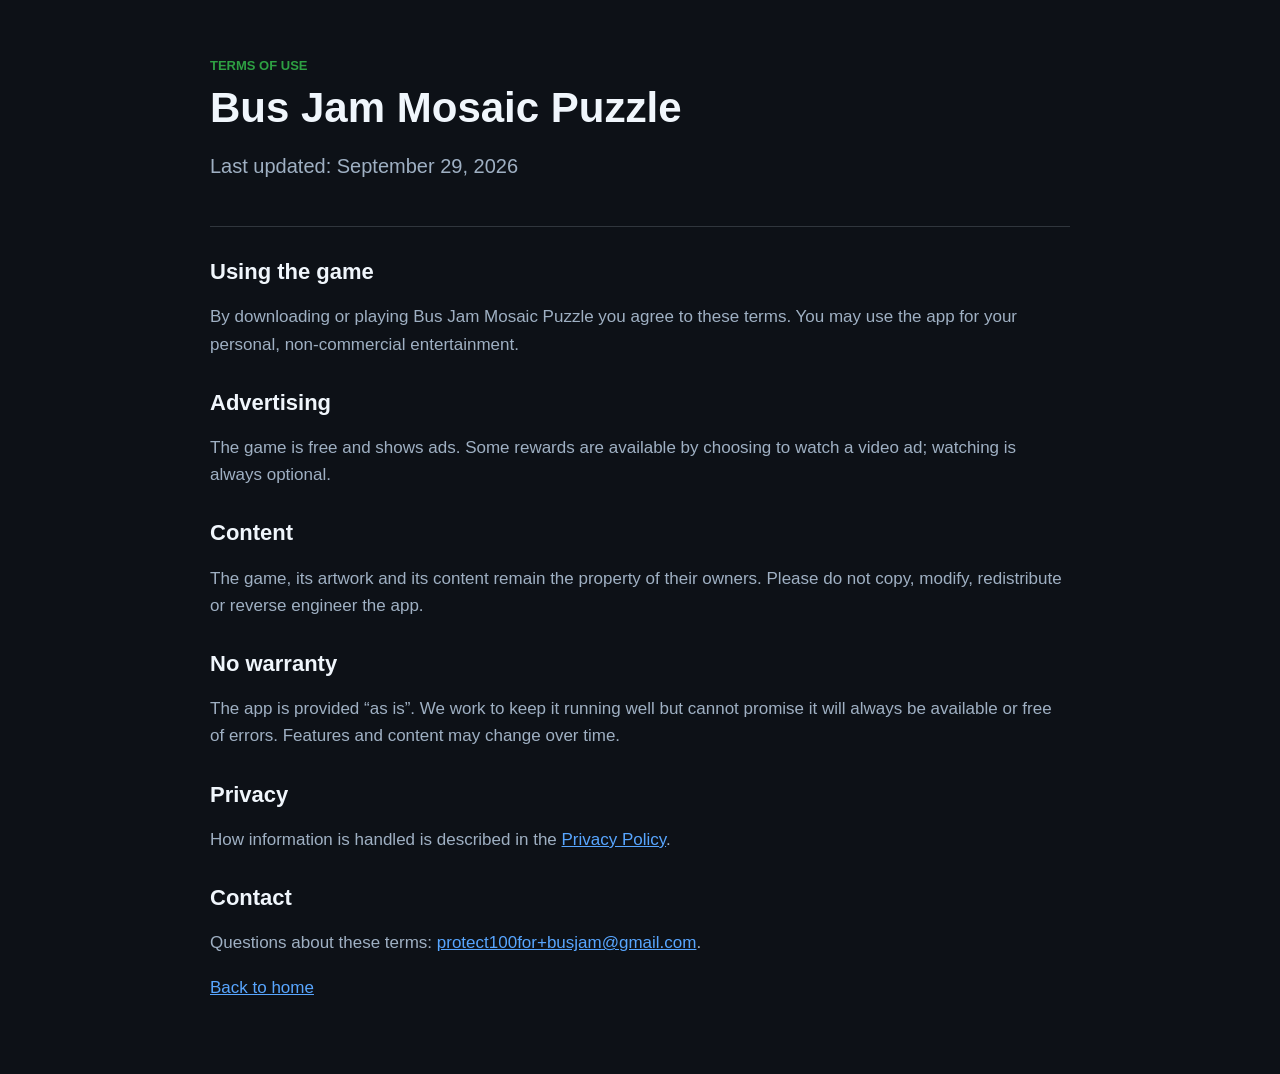
<file: busjam/terms.html>
<!doctype html>
<html lang="en">
<head>
  <meta charset="utf-8">
  <meta name="viewport" content="width=device-width, initial-scale=1">
  <title>Terms of Use - Bus Jam Mosaic Puzzle</title>
  <link rel="stylesheet" href="styles.css">
</head>
<body>
  <main class="wrap">
    <header>
      <p class="eyebrow">Terms of Use</p>
      <h1>Bus Jam Mosaic Puzzle</h1>
      <p class="lead">Last updated: September 29, 2026</p>
    </header>

    <section>
      <h2>Using the game</h2>
      <p>By downloading or playing Bus Jam Mosaic Puzzle you agree to these terms. You may use the app for your personal, non-commercial entertainment.</p>
    </section>

    <section>
      <h2>Advertising</h2>
      <p>The game is free and shows ads. Some rewards are available by choosing to watch a video ad; watching is always optional.</p>
    </section>

    <section>
      <h2>Content</h2>
      <p>The game, its artwork and its content remain the property of their owners. Please do not copy, modify, redistribute or reverse engineer the app.</p>
    </section>

    <section>
      <h2>No warranty</h2>
      <p>The app is provided &ldquo;as is&rdquo;. We work to keep it running well but cannot promise it will always be available or free of errors. Features and content may change over time.</p>
    </section>

    <section>
      <h2>Privacy</h2>
      <p>How information is handled is described in the <a href="privacy.html">Privacy Policy</a>.</p>
    </section>

    <section>
      <h2>Contact</h2>
      <p>Questions about these terms: <a href="mailto:protect100for+busjam@gmail.com">protect100for+busjam@gmail.com</a>.</p>
    </section>

    <p><a href="index.html">Back to home</a></p>
  </main>
</body>
</html>
</file>
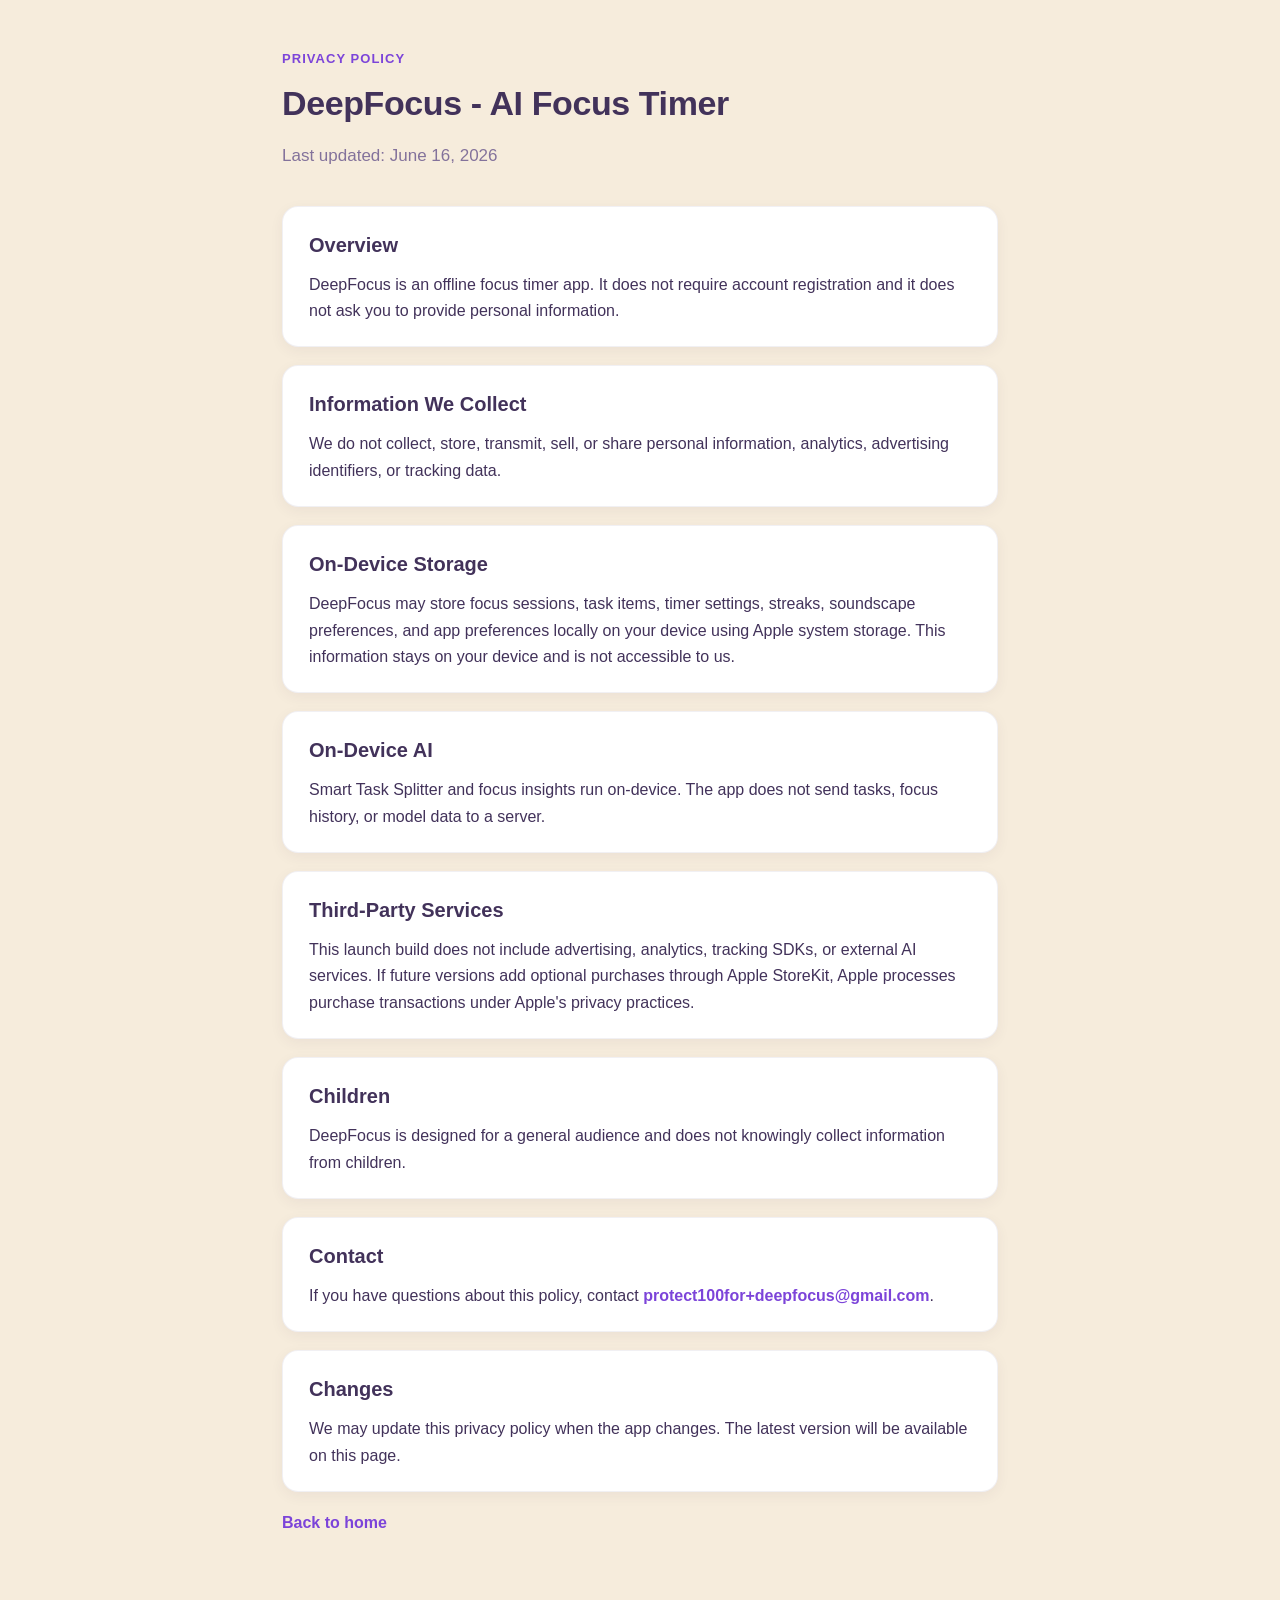
<file: deepfocus/privacy.html>
<!doctype html>
<html lang="en">
<head>
  <meta charset="utf-8">
  <meta name="viewport" content="width=device-width, initial-scale=1">
  <title>Privacy Policy - DeepFocus</title>
  <link rel="stylesheet" href="../styles.css">
</head>
<body>
  <main class="wrap">
    <header>
      <p class="eyebrow">Privacy Policy</p>
      <h1>DeepFocus - AI Focus Timer</h1>
      <p class="lead">Last updated: June 16, 2026</p>
    </header>

    <section>
      <h2>Overview</h2>
      <p>DeepFocus is an offline focus timer app. It does not require account registration and it does not ask you to provide personal information.</p>
    </section>

    <section>
      <h2>Information We Collect</h2>
      <p>We do not collect, store, transmit, sell, or share personal information, analytics, advertising identifiers, or tracking data.</p>
    </section>

    <section>
      <h2>On-Device Storage</h2>
      <p>DeepFocus may store focus sessions, task items, timer settings, streaks, soundscape preferences, and app preferences locally on your device using Apple system storage. This information stays on your device and is not accessible to us.</p>
    </section>

    <section>
      <h2>On-Device AI</h2>
      <p>Smart Task Splitter and focus insights run on-device. The app does not send tasks, focus history, or model data to a server.</p>
    </section>

    <section>
      <h2>Third-Party Services</h2>
      <p>This launch build does not include advertising, analytics, tracking SDKs, or external AI services. If future versions add optional purchases through Apple StoreKit, Apple processes purchase transactions under Apple's privacy practices.</p>
    </section>

    <section>
      <h2>Children</h2>
      <p>DeepFocus is designed for a general audience and does not knowingly collect information from children.</p>
    </section>

    <section>
      <h2>Contact</h2>
      <p>If you have questions about this policy, contact <a href="mailto:protect100for+deepfocus@gmail.com">protect100for+deepfocus@gmail.com</a>.</p>
    </section>

    <section>
      <h2>Changes</h2>
      <p>We may update this privacy policy when the app changes. The latest version will be available on this page.</p>
    </section>

    <p><a href="index.html">Back to home</a></p>
  </main>
</body>
</html>
</file>
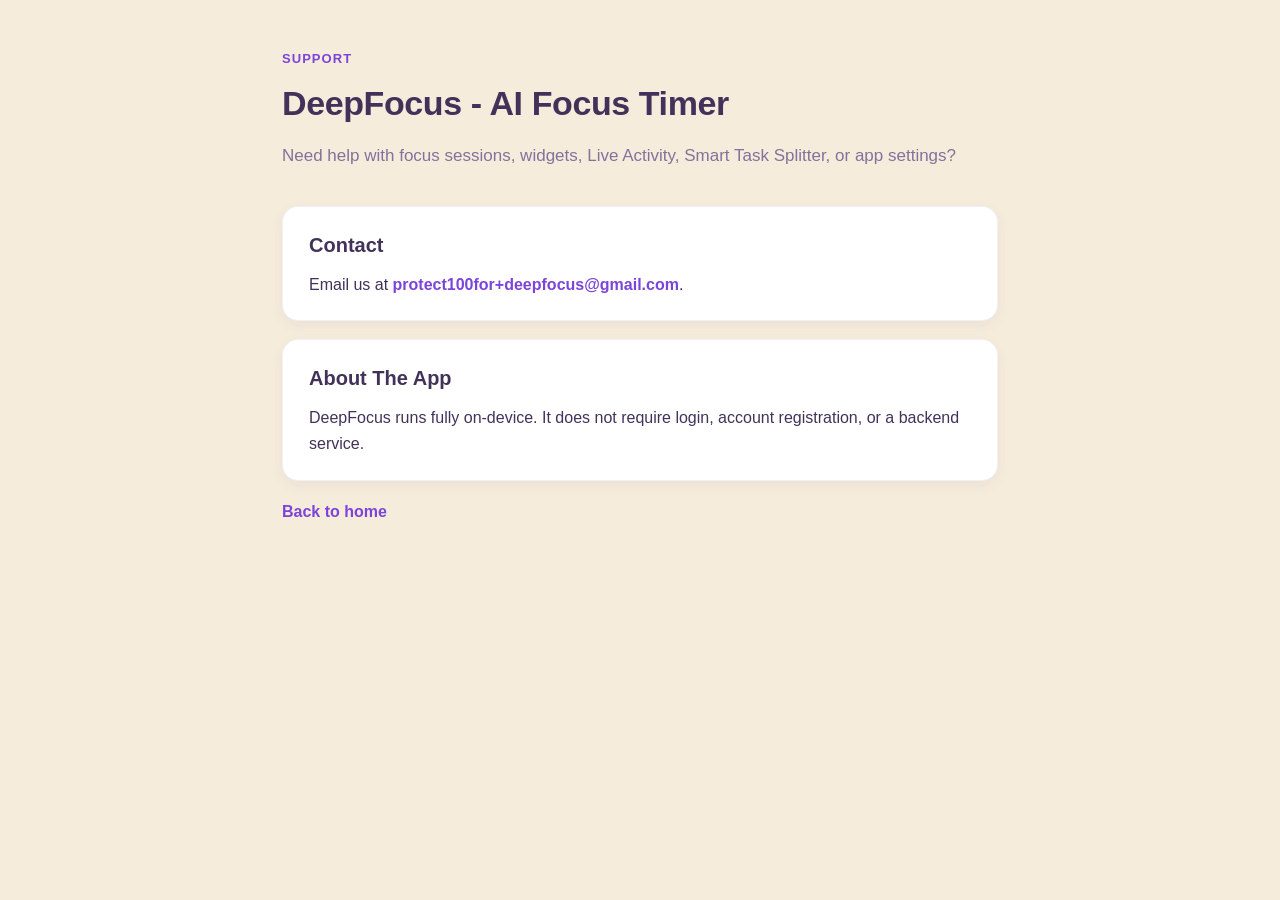
<file: deepfocus/support.html>
<!doctype html>
<html lang="en">
<head>
  <meta charset="utf-8">
  <meta name="viewport" content="width=device-width, initial-scale=1">
  <title>Support - DeepFocus</title>
  <link rel="stylesheet" href="../styles.css">
</head>
<body>
  <main class="wrap">
    <header>
      <p class="eyebrow">Support</p>
      <h1>DeepFocus - AI Focus Timer</h1>
      <p class="lead">Need help with focus sessions, widgets, Live Activity, Smart Task Splitter, or app settings?</p>
    </header>

    <section>
      <h2>Contact</h2>
      <p>Email us at <a href="mailto:protect100for+deepfocus@gmail.com">protect100for+deepfocus@gmail.com</a>.</p>
    </section>

    <section>
      <h2>About The App</h2>
      <p>DeepFocus runs fully on-device. It does not require login, account registration, or a backend service.</p>
    </section>

    <p><a href="index.html">Back to home</a></p>
  </main>
</body>
</html>
</file>
<file: styles.css>
/* Clay Crew Sort shared styles for privacy.html / support.html / terms.html */
:root {
  --bg: #F6ECDC;
  --ink: #42325A;
  --ink-soft: #83729b;
  --cta: #7C44D9;
  --card: #ffffff;
}

* { box-sizing: border-box; }

body {
  margin: 0;
  font-family: 'Nunito', -apple-system, BlinkMacSystemFont, "Segoe UI", Roboto, sans-serif;
  background: var(--bg);
  color: var(--ink);
  line-height: 1.65;
  -webkit-font-smoothing: antialiased;
}

.wrap {
  max-width: 760px;
  margin: 0 auto;
  padding: 48px 22px 64px;
}

header { margin-bottom: 36px; }

.eyebrow {
  margin: 0 0 6px;
  font-size: 13px;
  font-weight: 800;
  letter-spacing: .08em;
  text-transform: uppercase;
  color: var(--cta);
}

h1 {
  margin: 0 0 10px;
  font-size: 34px;
  font-weight: 800;
  letter-spacing: -.4px;
}

.lead {
  margin: 0;
  font-size: 17px;
  color: var(--ink-soft);
}

section {
  background: var(--card);
  border: 1px solid rgba(66, 50, 90, .07);
  border-radius: 16px;
  padding: 22px 26px;
  margin-bottom: 18px;
  box-shadow: 0 4px 14px rgba(66, 50, 90, .06);
}

h2 {
  margin: 0 0 10px;
  font-size: 20px;
  font-weight: 800;
}

p { margin: 0 0 10px; }
p:last-child { margin-bottom: 0; }

ul { margin: 0; padding-left: 22px; }
li { margin-bottom: 8px; }
li:last-child { margin-bottom: 0; }

a { color: var(--cta); font-weight: 700; text-decoration: none; }
a:hover { text-decoration: underline; }

.links {
  display: flex;
  flex-wrap: wrap;
  gap: 12px;
  margin-top: 28px;
}

.links a {
  display: inline-flex;
  padding: 10px 14px;
  border: 1px solid rgba(66, 50, 90, .12);
  border-radius: 8px;
  background: var(--card);
}

@media (max-width: 520px) {
  h1 { font-size: 28px; }
  .wrap { padding: 36px 16px 48px; }
  section { padding: 18px 18px; }
}
</file>
<file: busjam/styles.css>
:root {
  color-scheme: light dark;
  --bg: #0d1117;
  --panel: #151b23;
  --text: #f0f6fc;
  --muted: #9fb0c3;
  --accent: #2ea043;
  --line: #30363d;
}

* {
  box-sizing: border-box;
}

body {
  margin: 0;
  min-height: 100vh;
  font-family: -apple-system, BlinkMacSystemFont, "Segoe UI", sans-serif;
  background: var(--bg);
  color: var(--text);
}

.wrap {
  width: min(860px, calc(100% - 32px));
  margin: 0 auto;
  padding: 56px 0;
}

header {
  padding-bottom: 24px;
  border-bottom: 1px solid var(--line);
}

.eyebrow {
  margin: 0 0 8px;
  color: var(--accent);
  font-weight: 700;
  text-transform: uppercase;
  font-size: 13px;
}

h1 {
  margin: 0;
  font-size: 42px;
  line-height: 1.08;
}

h2 {
  margin-top: 32px;
  font-size: 22px;
}

p,
li {
  color: var(--muted);
  font-size: 17px;
  line-height: 1.6;
}

.lead {
  font-size: 20px;
}

a {
  color: #58a6ff;
}

.links {
  display: flex;
  gap: 12px;
  flex-wrap: wrap;
  margin-top: 28px;
}

.links a {
  display: inline-flex;
  padding: 12px 16px;
  border: 1px solid var(--line);
  border-radius: 8px;
  background: var(--panel);
  color: var(--text);
  text-decoration: none;
}
</file>
